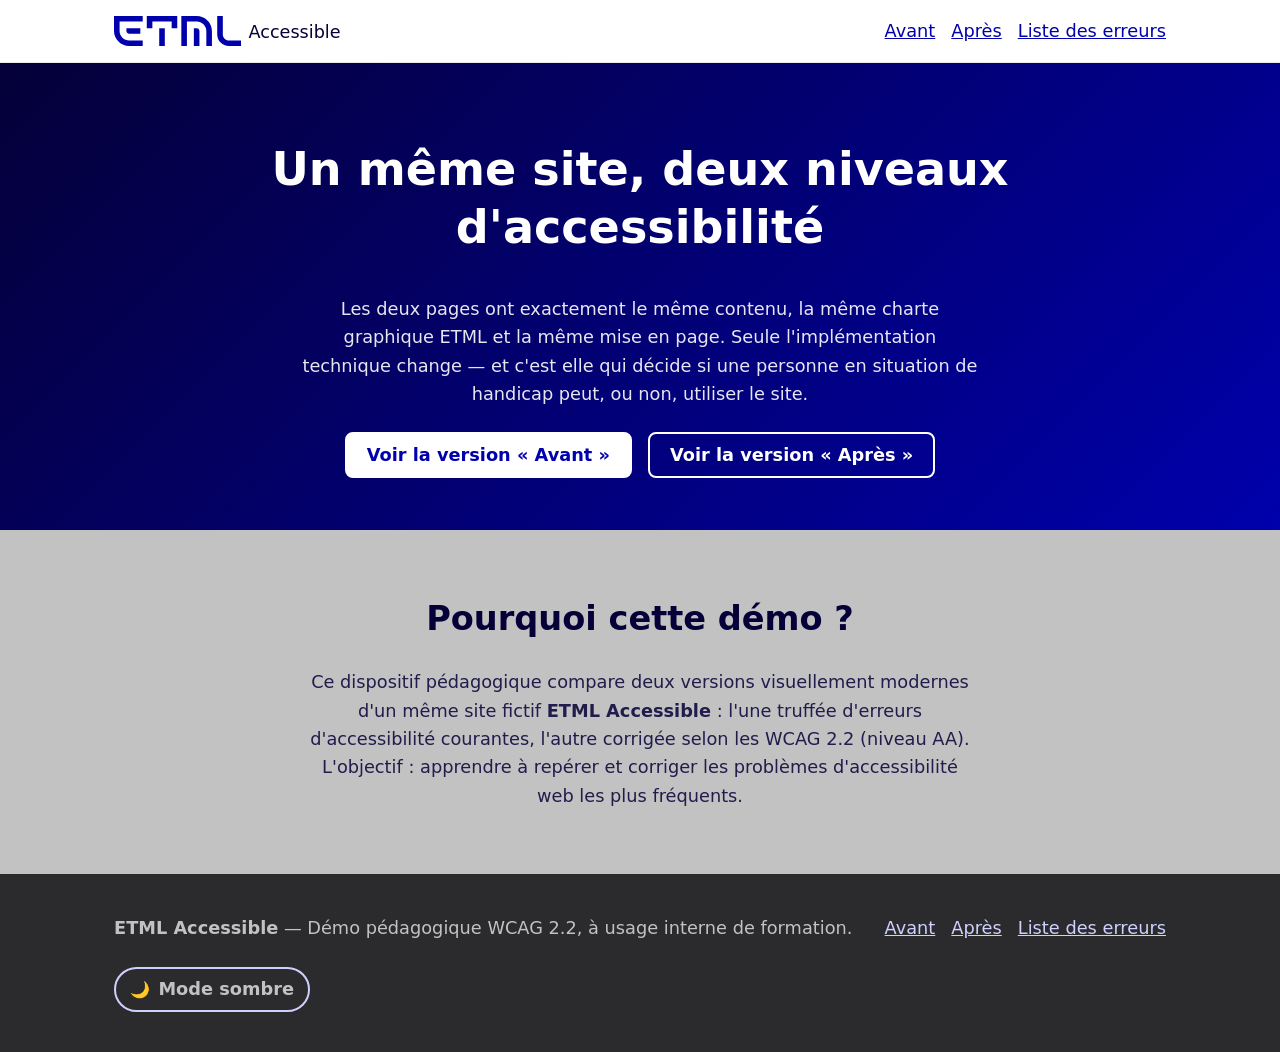
<file: index.html>
<!DOCTYPE html>
<html lang="fr">
<head>
<meta charset="utf-8">
<meta name="viewport" content="width=device-width, initial-scale=1">
<title>ETML Accessible — Démo pédagogique WCAG</title>
<meta name="description" content="Démonstration pédagogique comparant une interface non accessible et sa version corrigée, sur le thème de l'ETML.">
<link rel="icon" href="images/etml/etml_favicon.ico">
<script>(function(){try{var t=localStorage.getItem('etml-theme');if(t==='dark'||t==='light')document.documentElement.setAttribute('data-theme',t);}catch(e){}})();</script>
<link rel="stylesheet" href="styles/etml-theme.css">
<style>
  .hero-landing {
    background: linear-gradient(135deg, var(--color-ink), var(--brand-blue));
    color: #fff;
    padding: var(--space-4) 0 calc(var(--space-4) * 1.3);
    text-align: center;
  }
  .hero-landing p { max-width: 60ch; margin-inline: auto; opacity: 0.9; }
  .cta-row { display: flex; gap: var(--space-2); justify-content: center; margin-top: var(--space-3); flex-wrap: wrap; }
  .cards-row { display: grid; grid-template-columns: repeat(auto-fit, minmax(260px,1fr)); gap: var(--space-3); margin-top: var(--space-3); }
  .cards-row .card { background: var(--surface); color: var(--text); border-radius: var(--radius); box-shadow: var(--shadow-card); padding: var(--space-3); }
  .cards-row .card h3 { margin-top: 0; }
  .criteria-list { columns: 2; column-gap: var(--space-3); }
  @media (max-width: 640px) { .criteria-list { columns: 1; } }
</style>
<meta name="robots" content="noindex, nofollow">
</head>
<body>
<a class="skip-link" href="#main-content">Aller au contenu principal</a>

<header class="site-header">
  <div class="container">
    <a class="site-logo" href="index.html">
      <img class="logo-light" src="images/etml/etml_logo_simple.svg" alt="ETML — Ecole Technique - Ecole des Métiers de Lausanne" height="40">
      <img class="logo-dark" src="images/etml/etml_logo_simple_white.svg" alt="ETML — Ecole Technique - Ecole des Métiers de Lausanne" height="40">
      <span class="logo-text">Accessible</span>
    </a>
    <nav aria-label="Navigation principale">
      <ul style="list-style:none; display:flex; gap:1rem; margin:0; padding:0;">
        <li><a href="avant.html">Avant</a></li>
        <li><a href="apres.html">Après</a></li>
        <li><a href="erreurs.html">Liste des erreurs</a></li>
      </ul>
    </nav>
  </div>
</header>

<main id="main-content">
  <section class="hero-landing">
    <div class="container">
      <h1>Un même site, deux niveaux d'accessibilité</h1>
      <p>Les deux pages ont exactement le même contenu, la même charte graphique ETML et la même
      mise en page. Seule l'implémentation technique change — et c'est elle qui décide si une
      personne en situation de handicap peut, ou non, utiliser le site.</p>
      <div class="cta-row">
        <a class="btn" style="background:#fff;color:var(--brand-blue);border-color:#fff;" href="avant.html">Voir la version « Avant »</a>
        <a class="btn btn-outline" style="border-color:#fff;color:#fff;" href="apres.html">Voir la version « Après »</a>
      </div>
    </div>
  </section>

  <section>
    <div class="container">
      <div class="section-heading">
        <h2>Pourquoi cette démo ?</h2>
        <p>Ce dispositif pédagogique compare deux versions visuellement modernes d'un même site
        fictif <strong>ETML Accessible</strong> : l'une truffée d'erreurs d'accessibilité courantes,
        l'autre corrigée selon les WCAG 2.2 (niveau AA). L'objectif : apprendre à repérer et corriger
        les problèmes d'accessibilité web les plus fréquents.</p>
      </div>
    </div>
  </section>
</main>

<footer class="site-footer">
  <div class="container">
    <div>
      <p><strong>ETML Accessible</strong> — Démo pédagogique WCAG 2.2, à usage interne de formation.</p>
    </div>
    <nav aria-label="Liens du pied de page">
      <ul>
        <li><a href="avant.html">Avant</a></li>
        <li><a href="apres.html">Après</a></li>
        <li><a href="erreurs.html">Liste des erreurs</a></li>
      </ul>
    </nav>
    <button type="button" class="theme-toggle" aria-pressed="false">
      <span class="theme-toggle-icon" aria-hidden="true">🌙</span>
      <span class="theme-toggle-label">Mode sombre</span>
    </button>
  </div>
</footer>
<script src="scripts/etml-theme-toggle.js"></script>
</body>
</html>
</file>
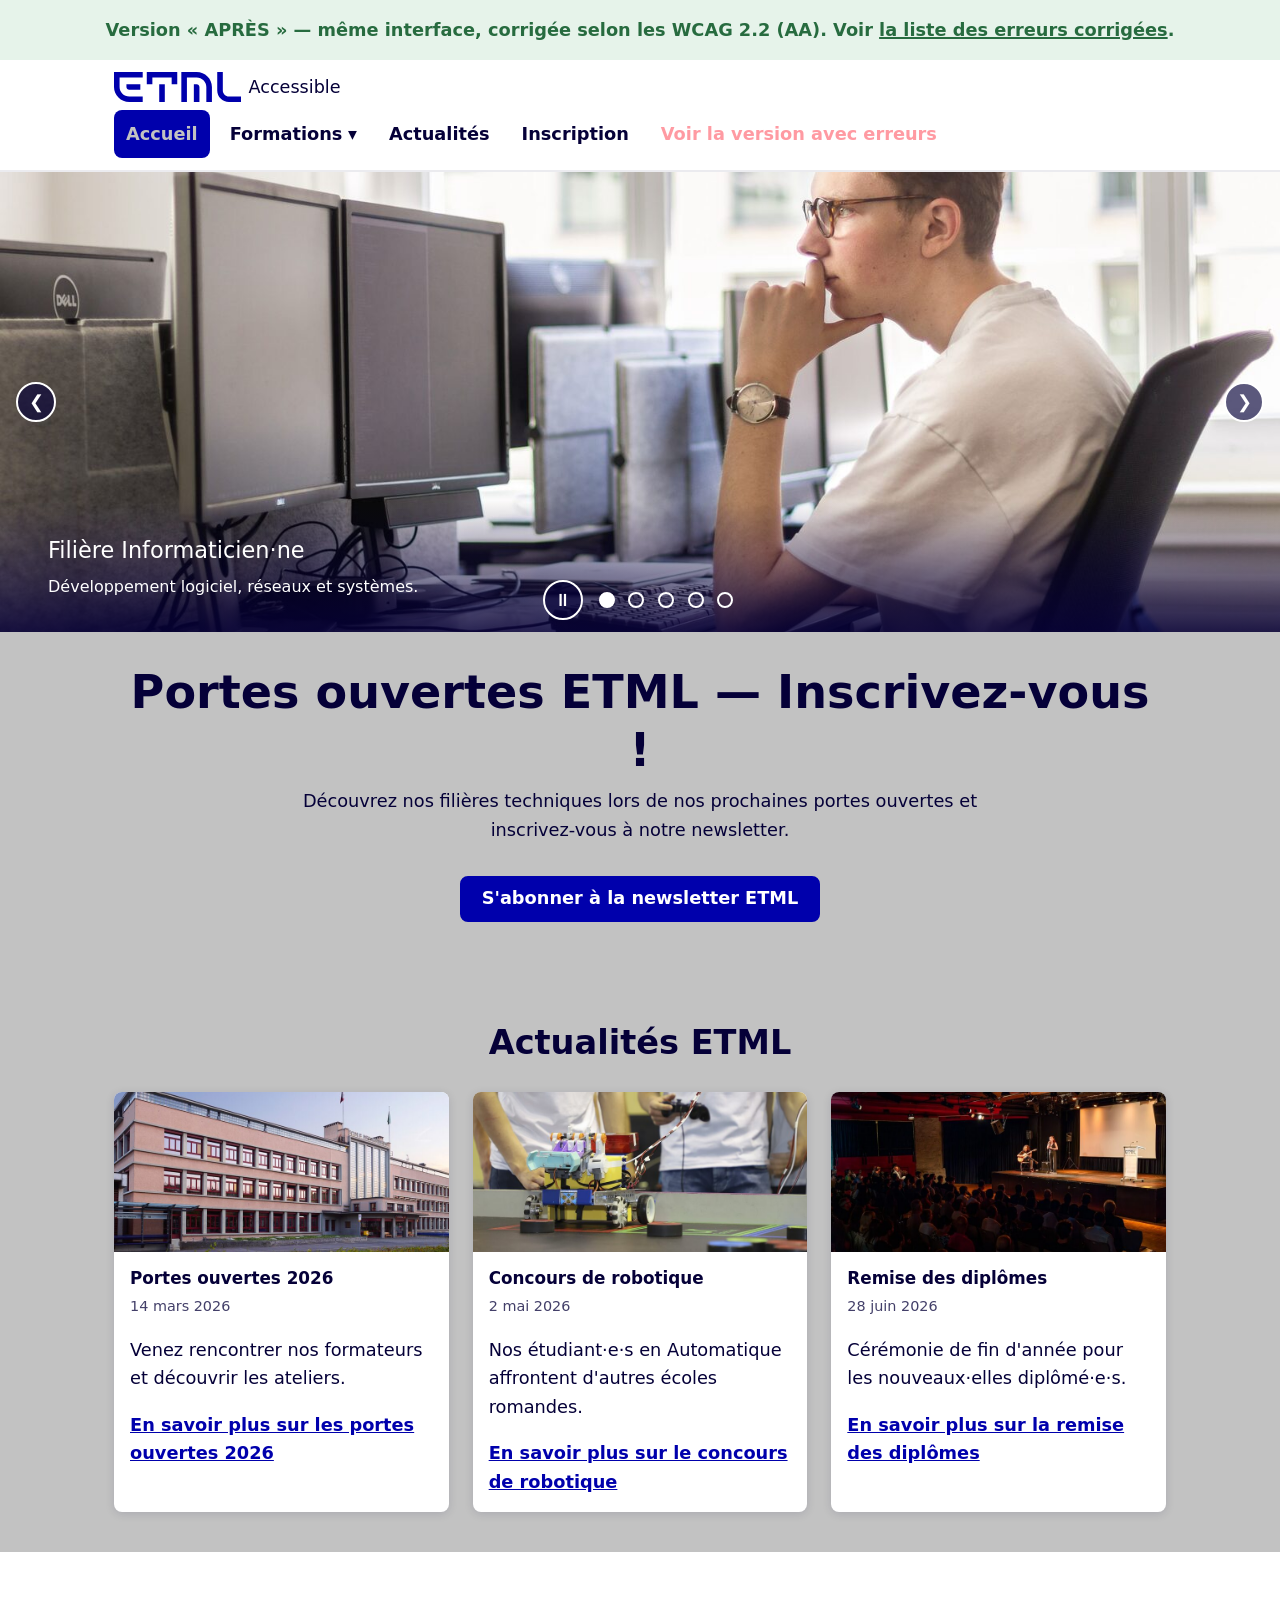
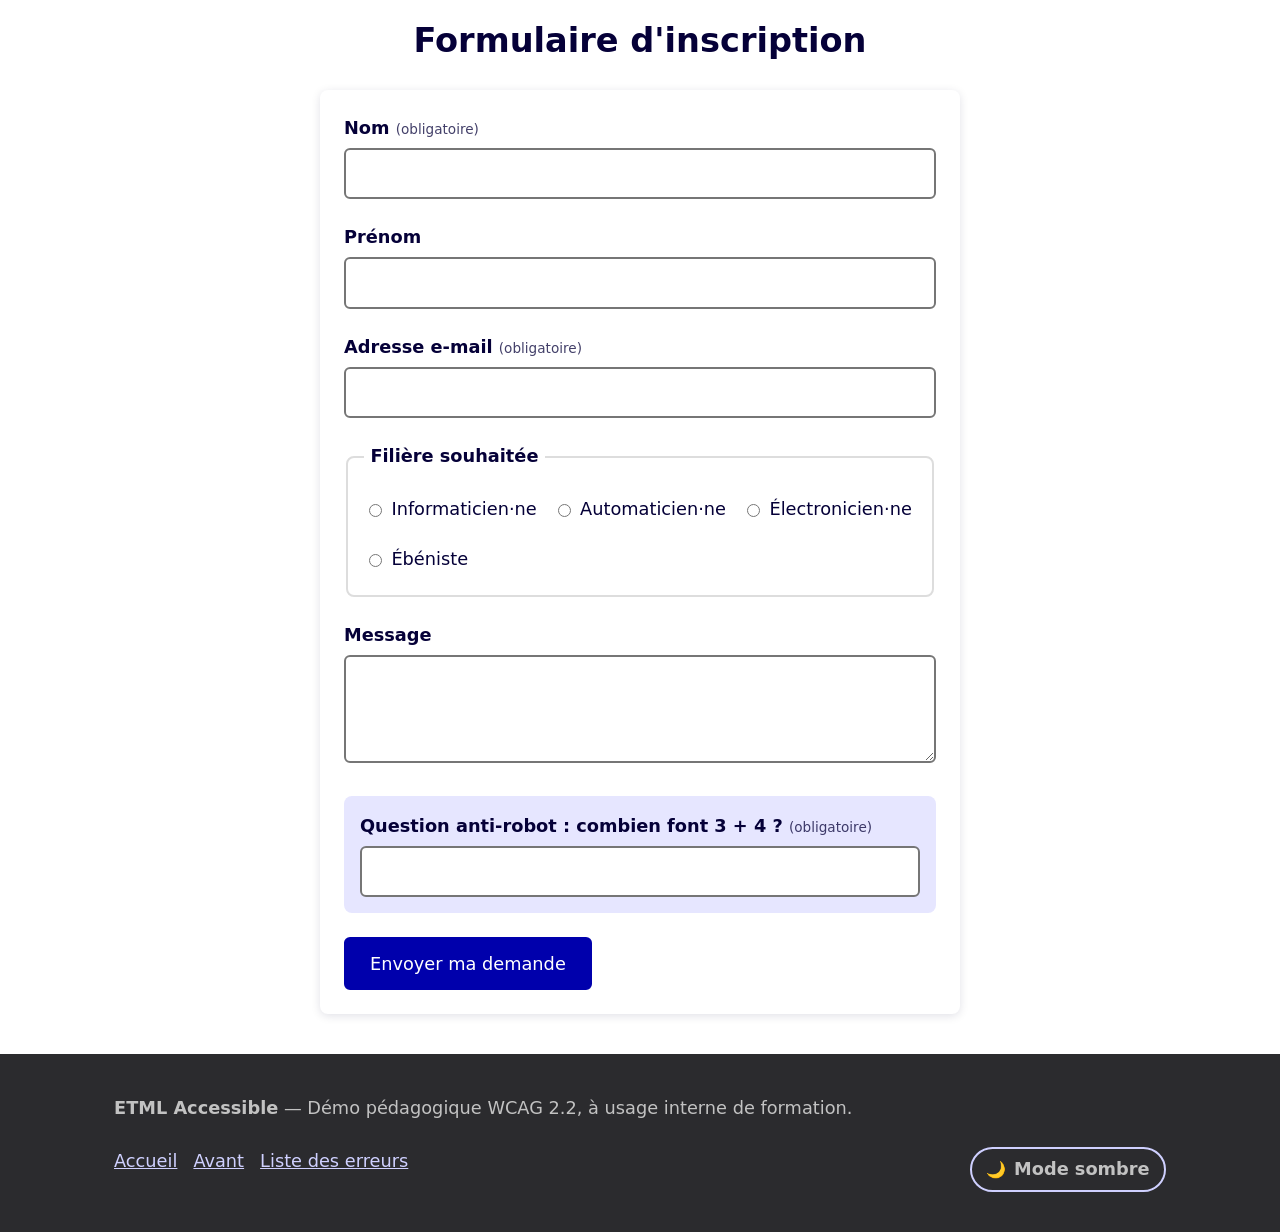
<file: apres.html>
<!DOCTYPE html>
<html lang="fr">
<head>
<meta charset="utf-8">
<meta name="viewport" content="width=device-width, initial-scale=1">
<title>ETML — Portes ouvertes &amp; inscriptions (version APRÈS)</title>
<link rel="icon" href="images/etml/etml_favicon.ico">
<script>(function(){try{var t=localStorage.getItem('etml-theme');if(t==='dark'||t==='light')document.documentElement.setAttribute('data-theme',t);}catch(e){}})();</script>
<link rel="stylesheet" href="styles/etml-theme.css">
<link rel="stylesheet" href="styles/etml-menu-after.css">
<link rel="stylesheet" href="styles/etml-hero-after.css">
<link rel="stylesheet" href="styles/etml-events-after.css">
<link rel="stylesheet" href="styles/etml-form-after.css">
<link rel="stylesheet" href="styles/etml-modal-after.css">
<meta name="robots" content="noindex, nofollow">
</head>
<body>
<a class="skip-link" href="#main-content">Aller au contenu principal</a>
<div class="page-banner good" role="region" aria-label="Bandeau d'information pédagogique">Version « APRÈS » — même interface, corrigée selon les WCAG 2.2 (AA). Voir <a href="erreurs.html">la liste des erreurs corrigées</a>.</div>

<div id="page-wrapper">
  <header class="site-header">
    <nav class="menu-after" aria-label="Navigation principale">
      <div class="container">
        <a href="index.html" class="site-logo" style="display:flex;align-items:center;gap:.5rem;text-decoration:none;">
          <img class="logo-light" src="images/etml/etml_logo_simple.svg" alt="ETML — Ecole Technique - Ecole des Métiers de Lausanne" height="36">
          <img class="logo-dark" src="images/etml/etml_logo_simple_white.svg" alt="ETML — Ecole Technique - Ecole des Métiers de Lausanne" height="36">
          <span class="logo-text">Accessible</span>
        </a>
        <ul class="menu-items">
          <li><a href="apres.html" aria-current="page">Accueil</a></li>
          <li>
            <button type="button" class="menu-toggle" aria-expanded="false" aria-controls="sous-menu-formations">
              Formations <span class="chevron" aria-hidden="true">▾</span>
            </button>
            <ul class="sous-menu" id="sous-menu-formations" hidden>
              <li><a href="#">Informaticien·ne</a></li>
              <li><a href="#">Automaticien·ne</a></li>
              <li><a href="#">Électronicien·ne</a></li>
              <li><a href="#">Ébéniste</a></li>
              <li><a href="#">Mécanicien·ne</a></li>
            </ul>
          </li>
          <li><a href="#actualites">Actualités</a></li>
          <li><a href="#inscription">Inscription</a></li>
          <li><a href="avant.html" class="cta">Voir la version avec erreurs</a></li>
        </ul>
      </div>
    </nav>
  </header>

  <main id="main-content">
    <section aria-roledescription="carrousel" aria-label="Filières de l'ETML" class="hero-after">
      <div class="slide is-active">
        <img src="images/etml/illustrations/filiere-informatique.jpg" alt="Étudiant concentré devant un poste de travail à double écran, en train de développer du code">
        <div class="caption">
          <p style="margin:0;font-size:1.4rem;">Filière Informaticien·ne</p>
          <p>Développement logiciel, réseaux et systèmes.</p>
        </div>
      </div>
      <div class="slide">
        <img src="images/etml/illustrations/filiere-automatique.jpg" alt="Étudiante pilotant le pupitre de commande numérique d'une machine-outil en atelier">
        <div class="caption">
          <p style="margin:0;font-size:1.4rem;">Filière Automaticien·ne</p>
          <p>Conception et maintenance de systèmes automatisés.</p>
        </div>
      </div>
      <div class="slide">
        <img src="images/etml/illustrations/filiere-electronique.jpg" alt="Étudiant soudant un composant sur une carte électronique à l'aide d'un tournevis de précision">
        <div class="caption">
          <p style="margin:0;font-size:1.4rem;">Filière Électronicien·ne</p>
          <p>Conception de circuits et systèmes électroniques.</p>
        </div>
      </div>
      <div class="slide">
        <img src="images/etml/illustrations/filiere-ebenisterie.jpg" alt="Étudiant encollant une pièce de bois à l'atelier d'ébénisterie">
        <div class="caption">
          <p style="margin:0;font-size:1.4rem;">Filière Ébéniste</p>
          <p>Travail du bois et création de mobilier sur mesure.</p>
        </div>
      </div>
      <div class="slide">
        <img src="images/etml/illustrations/filiere-mecanique.jpg" alt="Étudiant en train d'inspecter le moteur d'un véhicule, capot ouvert">
        <div class="caption">
          <p style="margin:0;font-size:1.4rem;">Filière Mécanicien·ne</p>
          <p>Diagnostic, réparation et entretien de véhicules.</p>
        </div>
      </div>

      <div class="arrow-wrap">
        <button type="button" class="arrow prev" aria-label="Filière précédente">&#10094;</button>
        <button type="button" class="arrow next" aria-label="Filière suivante">&#10095;</button>
      </div>
      <div class="hero-controls">
        <button type="button" class="play-pause" aria-pressed="true" aria-label="Mettre le diaporama en pause">⏸</button>
        <div class="dots" role="group" aria-label="Choisir une filière à afficher">
          <button type="button" aria-current="true" aria-label="Afficher la filière Informaticien·ne"></button>
          <button type="button" aria-current="false" aria-label="Afficher la filière Automaticien·ne"></button>
          <button type="button" aria-current="false" aria-label="Afficher la filière Électronicien·ne"></button>
          <button type="button" aria-current="false" aria-label="Afficher la filière Ébéniste"></button>
          <button type="button" aria-current="false" aria-label="Afficher la filière Mécanicien·ne"></button>
        </div>
      </div>
    </section>

    <div class="container">
      <h1 style="text-align:center;margin:2rem 0 0;">Portes ouvertes ETML — Inscrivez-vous !</h1>
      <p style="text-align:center;max-width:60ch;margin:0.5rem auto 2rem;">Découvrez nos filières techniques lors de nos prochaines portes ouvertes et inscrivez-vous à notre newsletter.</p>
      <div style="text-align:center;margin-bottom:2rem;">
        <button type="button" id="open-newsletter" class="btn">S'abonner à la newsletter ETML</button>
      </div>
    </div>

    <section id="actualites">
      <div class="container">
        <h2 style="text-align:center;">Actualités ETML</h2>
        <div class="events-after-grid">
          <article class="card">
            <img src="images/etml/illustrations/actu-portes-ouvertes.jpg" alt="">
            <div class="body">
              <h3>Portes ouvertes 2026</h3>
              <time datetime="2026-03-14">14 mars 2026</time>
              <p>Venez rencontrer nos formateurs et découvrir les ateliers.</p>
              <a class="card-link" href="#">En savoir plus sur les portes ouvertes 2026</a>
            </div>
          </article>
          <article class="card">
            <img src="images/etml/illustrations/actu-concours-robotique.jpg" alt="">
            <div class="body">
              <h3>Concours de robotique</h3>
              <time datetime="2026-05-02">2 mai 2026</time>
              <p>Nos étudiant·e·s en Automatique affrontent d'autres écoles romandes.</p>
              <a class="card-link" href="#">En savoir plus sur le concours de robotique</a>
            </div>
          </article>
          <article class="card">
            <img src="images/etml/illustrations/actu-remise-diplomes.jpg" alt="">
            <div class="body">
              <h3>Remise des diplômes</h3>
              <time datetime="2026-06-28">28 juin 2026</time>
              <p>Cérémonie de fin d'année pour les nouveaux·elles diplômé·e·s.</p>
              <a class="card-link" href="#">En savoir plus sur la remise des diplômes</a>
            </div>
          </article>
        </div>
      </div>
    </section>

    <section class="alt" id="inscription">
      <div class="container">
        <h2 style="text-align:center;">Formulaire d'inscription</h2>
        <form id="form-apres" class="form-after" novalidate>
          <div class="error-summary" role="alert" tabindex="-1" hidden>
            <h2>Le formulaire contient des erreurs</h2>
            <ul></ul>
          </div>
          <div class="success-message" role="status" tabindex="-1" hidden>
            Merci ! Votre demande d'inscription a bien été envoyée.
          </div>

          <div class="field">
            <label for="af-nom">Nom <span class="hint">(obligatoire)</span></label>
            <input type="text" id="af-nom" name="nom" required>
            <p class="field-error" id="af-nom-error" hidden></p>
          </div>

          <div class="field">
            <label for="af-prenom">Prénom</label>
            <input type="text" id="af-prenom" name="prenom">
          </div>

          <div class="field">
            <label for="af-email">Adresse e-mail <span class="hint">(obligatoire)</span></label>
            <input type="email" id="af-email" name="email" required>
            <p class="field-error" id="af-email-error" hidden></p>
          </div>

          <div class="field">
            <fieldset>
              <legend>Filière souhaitée</legend>
              <div class="radios">
                <label><input type="radio" name="filiere" value="info"> Informaticien·ne</label>
                <label><input type="radio" name="filiere" value="auto"> Automaticien·ne</label>
                <label><input type="radio" name="filiere" value="elec"> Électronicien·ne</label>
                <label><input type="radio" name="filiere" value="ebe"> Ébéniste</label>
              </div>
            </fieldset>
          </div>

          <div class="field">
            <label for="af-message">Message</label>
            <textarea id="af-message" name="message" rows="3"></textarea>
          </div>

          <div class="field captcha-question">
            <label for="af-captcha">Question anti-robot : combien font 3 + 4 ? <span class="hint">(obligatoire)</span></label>
            <input type="text" id="af-captcha" name="captcha" inputmode="numeric" required>
            <p class="field-error" id="af-captcha-error" hidden></p>
          </div>

          <button type="submit">Envoyer ma demande</button>
        </form>
      </div>
    </section>
  </main>

  <footer class="site-footer">
    <div class="container">
      <div>
        <p><strong>ETML Accessible</strong> — Démo pédagogique WCAG 2.2, à usage interne de formation.</p>
      </div>
      <nav aria-label="Liens du pied de page">
        <ul>
          <li><a href="index.html">Accueil</a></li>
          <li><a href="avant.html">Avant</a></li>
          <li><a href="erreurs.html">Liste des erreurs</a></li>
        </ul>
      </nav>
      <button type="button" class="theme-toggle" aria-pressed="false">
        <span class="theme-toggle-icon" aria-hidden="true">🌙</span>
        <span class="theme-toggle-label">Mode sombre</span>
      </button>
    </div>
  </footer>
</div>

<div class="modal-after-overlay">
  <div class="modal-after-box" role="dialog" aria-modal="true" aria-labelledby="modal-title">
    <button type="button" class="modal-close"><span aria-hidden="true">✕</span> Fermer</button>
    <h2 id="modal-title">Ne manquez rien !</h2>
    <p>Inscrivez-vous à notre newsletter pour suivre l'actualité de l'ETML.</p>
    <form>
      <label for="modal-email">Votre adresse e-mail</label>
      <input type="email" id="modal-email" name="modal-email" required>
      <button type="submit">S'abonner</button>
    </form>
  </div>
</div>

<script src="scripts/etml-menu-after.js"></script>
<script src="scripts/etml-hero-after.js"></script>
<script src="scripts/etml-form-after.js"></script>
<script src="scripts/etml-modal-after.js"></script>
<script src="scripts/etml-theme-toggle.js"></script>
</body>
</html>
</file>
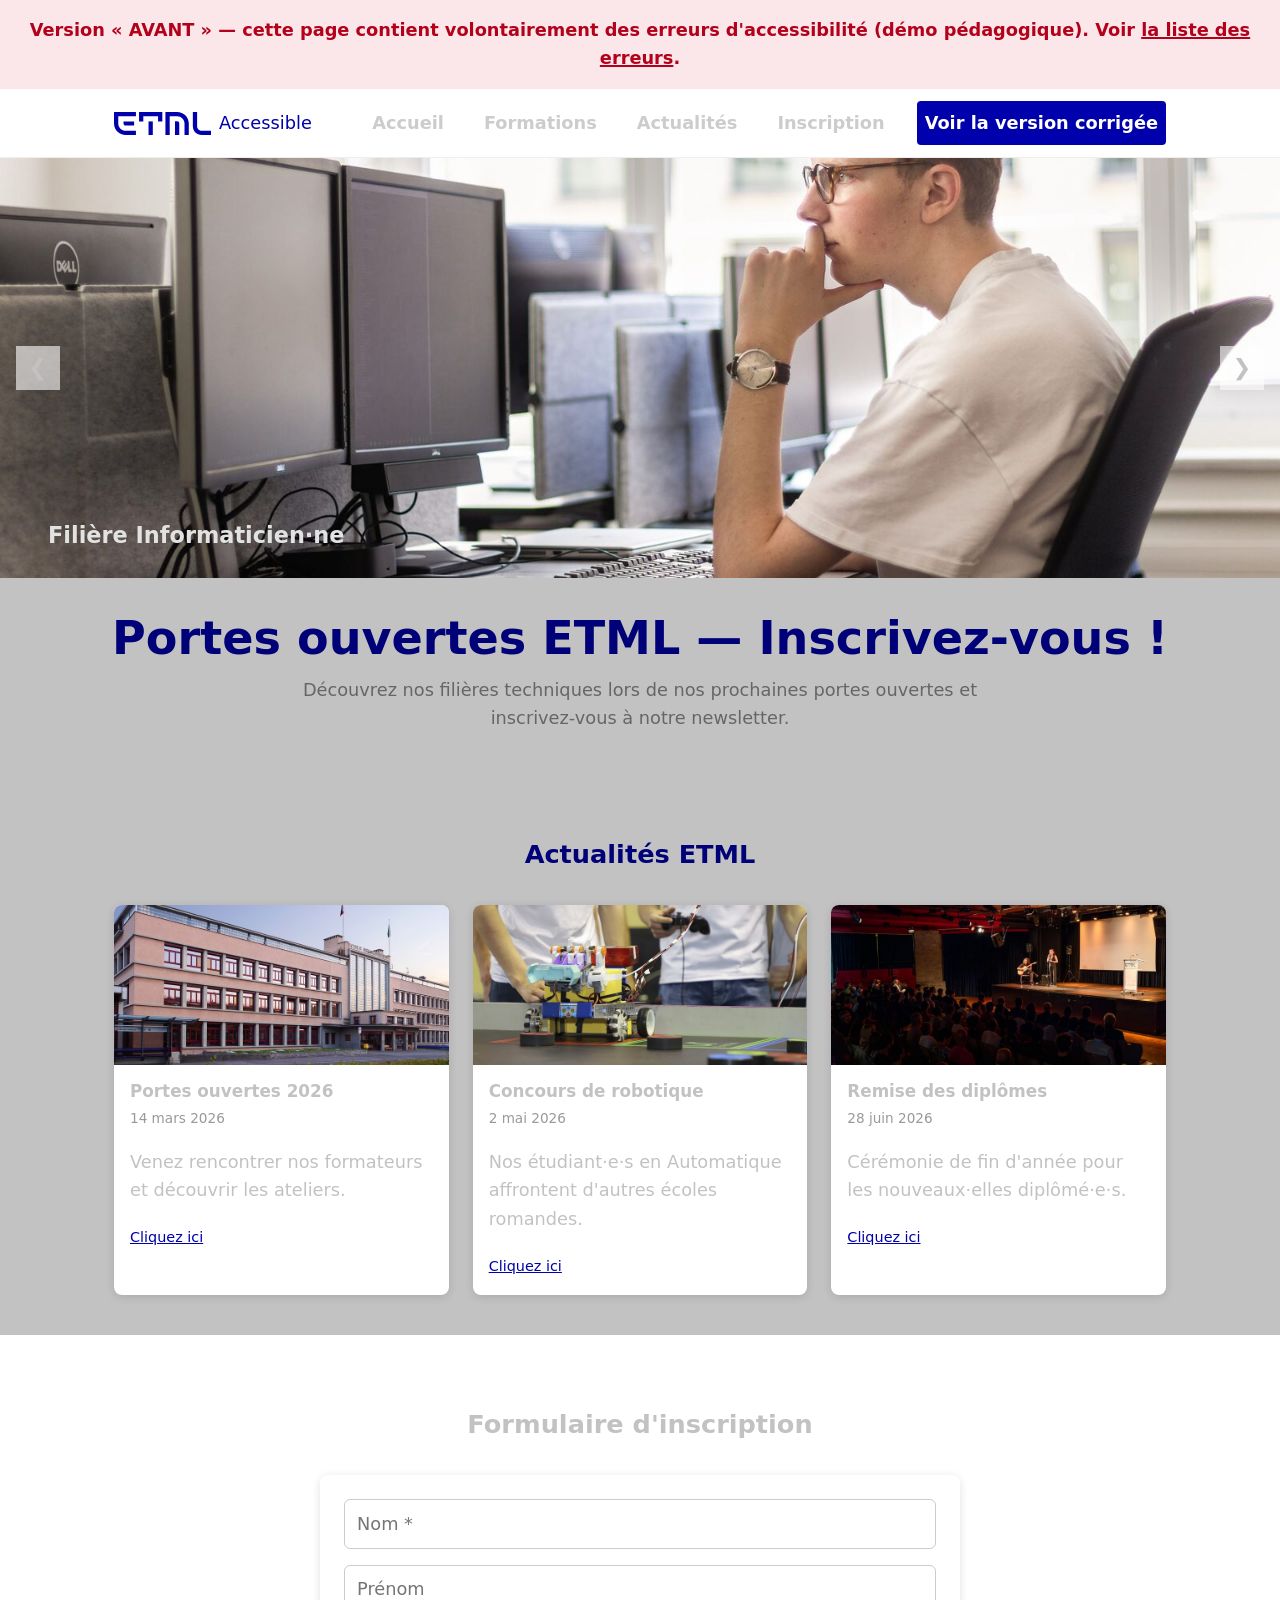
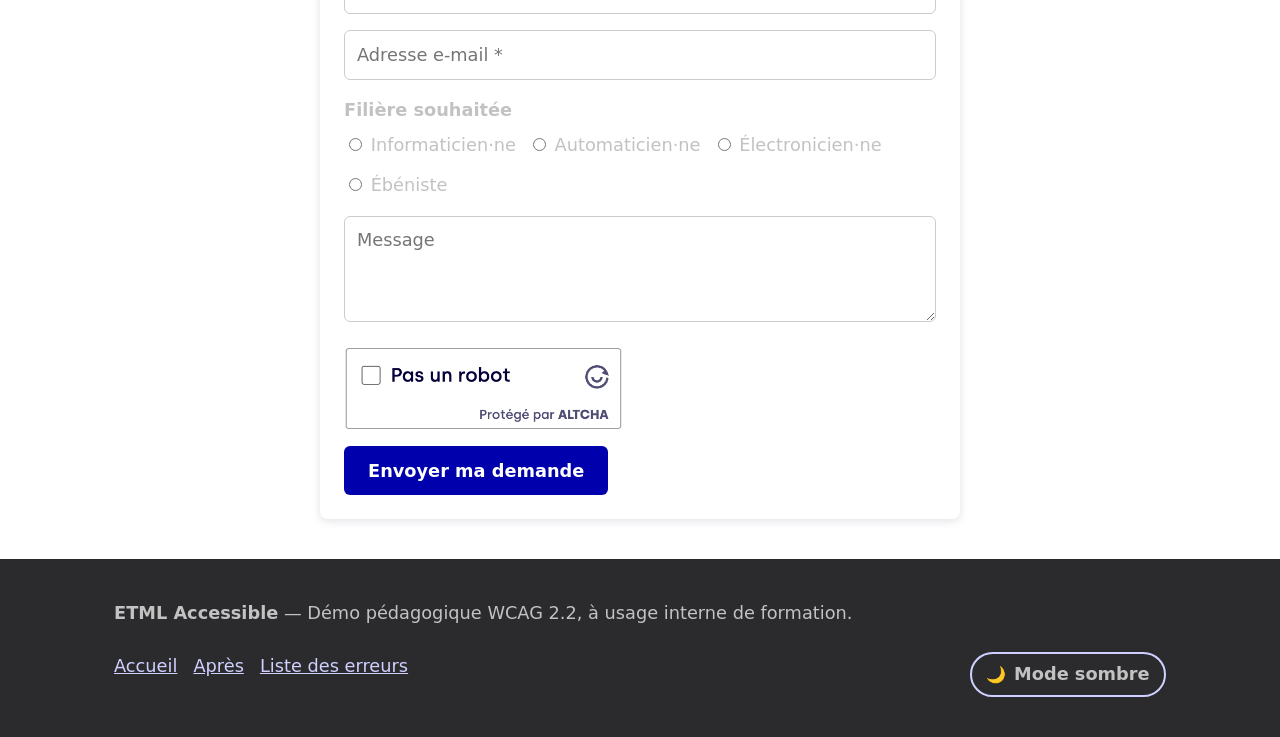
<file: avant.html>
<!DOCTYPE html>
<html lang="fr">
<head>
<meta charset="utf-8">
<meta name="viewport" content="width=device-width, initial-scale=1">
<title>ETML — Portes ouvertes &amp; inscriptions (version AVANT)</title>
<link rel="icon" href="images/etml/etml_favicon.ico">
<script>(function(){try{var t=localStorage.getItem('etml-theme');if(t==='dark'||t==='light')document.documentElement.setAttribute('data-theme',t);}catch(e){}})();</script>
<link rel="stylesheet" href="styles/etml-theme.css">
<link rel="stylesheet" href="styles/etml-menu-before.css">
<link rel="stylesheet" href="styles/etml-hero-before.css">
<link rel="stylesheet" href="styles/etml-events-before.css">
<link rel="stylesheet" href="styles/etml-form-before.css">
<link rel="stylesheet" href="styles/etml-modal-before.css">
<meta name="robots" content="noindex, nofollow">
<style>
  /* Erreur volontaire : texte gris clair sur fond clair, contraste insuffisant.
     Reste fixe même si le thème change (contrairement à var(--text)). */
  body { color: #c2c2c2; }
</style>
</head>
<body>
<div class="page-banner bad">Version « AVANT » — cette page contient volontairement des erreurs d'accessibilité (démo pédagogique). Voir <a href="erreurs.html">la liste des erreurs</a>.</div>

<!-- Pas de landmark <nav> : simple div, non repérable par un lecteur d'écran -->
<div class="menu-before">
  <div class="container">
    <a href="index.html" style="display:flex;align-items:center;gap:.5rem;text-decoration:none;">
      <img src="images/etml/etml_logo_simple.svg" alt="ETML — Ecole Technique - Ecole des Métiers de Lausanne" height="36">
      <span class="logo-text">Accessible</span>
    </a>
    <ul class="menu-items">
      <li><a href="avant.html">Accueil</a></li>
      <li>
        <span class="link">Formations</span>
        <ul class="sous-menu">
          <li><a href="#">Informaticien·ne</a></li>
          <li><a href="#">Automaticien·ne</a></li>
          <li><a href="#">Électronicien·ne</a></li>
          <li><a href="#">Ébéniste</a></li>
          <li><a href="#">Mécanicien·ne</a></li>
        </ul>
      </li>
      <li><a href="#actualites">Actualités</a></li>
      <li><a href="#inscription">Inscription</a></li>
      <li><a href="apres.html" class="cta">Voir la version corrigée</a></li>
    </ul>
  </div>
</div>

<!-- Diaporama : image et texte directement dans le flux, pas de <main> -->
<div class="hero-before">
  <div class="slide is-active">
    <img src="images/etml/illustrations/filiere-informatique.jpg" alt="image">
    <div class="caption">Filière Informaticien·ne</div>
  </div>
  <div class="slide">
    <img src="images/etml/illustrations/filiere-automatique.jpg" alt="image">
    <div class="caption">Filière Automaticien·ne</div>
  </div>
  <div class="slide">
    <img src="images/etml/illustrations/filiere-electronique.jpg" alt="image">
    <div class="caption">Filière Électronicien·ne</div>
  </div>
  <div class="slide">
    <img src="images/etml/illustrations/filiere-ebenisterie.jpg" alt="image">
    <div class="caption">Filière Ébéniste</div>
  </div>
  <div class="slide">
    <img src="images/etml/illustrations/filiere-mecanique.jpg" alt="image">
    <div class="caption">Filière Mécanicien·ne</div>
  </div>
  <div class="arrow prev">&#10094;</div>
  <div class="arrow next">&#10095;</div>
</div>

<h1 style="text-align:center;margin:2rem 0 0;color: #000078;">Portes ouvertes ETML — Inscrivez-vous !</h1>
<p style="text-align:center;max-width:60ch;margin:0.5rem auto 2rem;color:#666;">Découvrez nos filières techniques lors de nos prochaines portes ouvertes et inscrivez-vous à notre newsletter.</p>

<section id="actualites">
  <div class="container">
    <!-- Hiérarchie de titres incohérente : on saute directement à h4 -->
    <h4 style="text-align:center;font-size:1.6rem;color: #000078;">Actualités ETML</h4>
    <div class="events-before-grid">
      <div class="card" onclick="location.href='#'">
        <img src="images/etml/illustrations/actu-portes-ouvertes.jpg" alt="">
        <div class="body">
          <h4>Portes ouvertes 2026</h4>
          <div class="date">14 mars 2026</div>
          <p>Venez rencontrer nos formateurs et découvrir les ateliers.</p>
          <a href="#">Cliquez ici</a>
        </div>
      </div>
      <div class="card" onclick="location.href='#'">
        <img src="images/etml/illustrations/actu-concours-robotique.jpg" alt="">
        <div class="body">
          <h4>Concours de robotique</h4>
          <div class="date">2 mai 2026</div>
          <p>Nos étudiant·e·s en Automatique affrontent d'autres écoles romandes.</p>
          <a href="#">Cliquez ici</a>
        </div>
      </div>
      <div class="card" onclick="location.href='#'">
        <img src="images/etml/illustrations/actu-remise-diplomes.jpg" alt="">
        <div class="body">
          <h4>Remise des diplômes</h4>
          <div class="date">28 juin 2026</div>
          <p>Cérémonie de fin d'année pour les nouveaux·elles diplômé·e·s.</p>
          <a href="#">Cliquez ici</a>
        </div>
      </div>
    </div>
  </div>
</section>

<section class="alt" id="inscription">
  <div class="container">
    <h4 style="text-align:center;font-size:1.6rem;">Formulaire d'inscription</h4>
    <div class="form-before">
      <div class="field">
        <input type="text" id="bf-nom" placeholder="Nom *">
      </div>
      <div class="field">
        <input type="text" placeholder="Prénom">
      </div>
      <div class="field">
        <input type="email" id="bf-email" placeholder="Adresse e-mail *">
      </div>
      <div class="field">
        <div style="font-weight:600;margin-bottom:.4rem;">Filière souhaitée</div>
        <div class="radios">
          <label><input type="radio" name="filiere" value="info"> Informaticien·ne</label>
          <label><input type="radio" name="filiere" value="auto"> Automaticien·ne</label>
          <label><input type="radio" name="filiere" value="elec"> Électronicien·ne</label>
          <label><input type="radio" name="filiere" value="ebe"> Ébéniste</label>
        </div>
      </div>
      <div class="field">
        <textarea rows="3" placeholder="Message"></textarea>
      </div>
      <div class="field captcha">
        <img src="images/altcha.png" alt="captcha">
      </div>
      <div class="submit-fake">Envoyer ma demande</div>
    </div>
  </div>
</section>

<footer class="site-footer">
  <div class="container">
    <div>
      <p><strong>ETML Accessible</strong> — Démo pédagogique WCAG 2.2, à usage interne de formation.</p>
    </div>
    <nav aria-label="Liens du pied de page">
      <ul>
        <li><a href="index.html">Accueil</a></li>
        <li><a href="apres.html">Après</a></li>
        <li><a href="erreurs.html">Liste des erreurs</a></li>
      </ul>
    </nav>
    <button type="button" class="theme-toggle" aria-pressed="false">
      <span class="theme-toggle-icon" aria-hidden="true">🌙</span>
      <span class="theme-toggle-label">Mode sombre</span>
    </button>
  </div>
</footer>

<!-- Fausse fenêtre "newsletter" qui s'ouvre seule après 2 secondes -->
<div class="modal-before-overlay">
  <div class="modal-before-box">
    <span class="close-icon" title="Fermer">&times;</span>
    <h2>Ne manquez rien !</h2>
    <p>Inscrivez-vous à notre newsletter pour suivre l'actualité de l'ETML.</p>
    <input type="email" placeholder="Votre e-mail">
    <div class="submit-fake" style="text-align:center;">S'abonner</div>
  </div>
</div>

<script src="scripts/etml-hero-before.js"></script>
<script src="scripts/etml-form-before.js"></script>
<script src="scripts/etml-modal-before.js"></script>
<script src="scripts/etml-theme-toggle.js"></script>
</body>
</html>
</file>
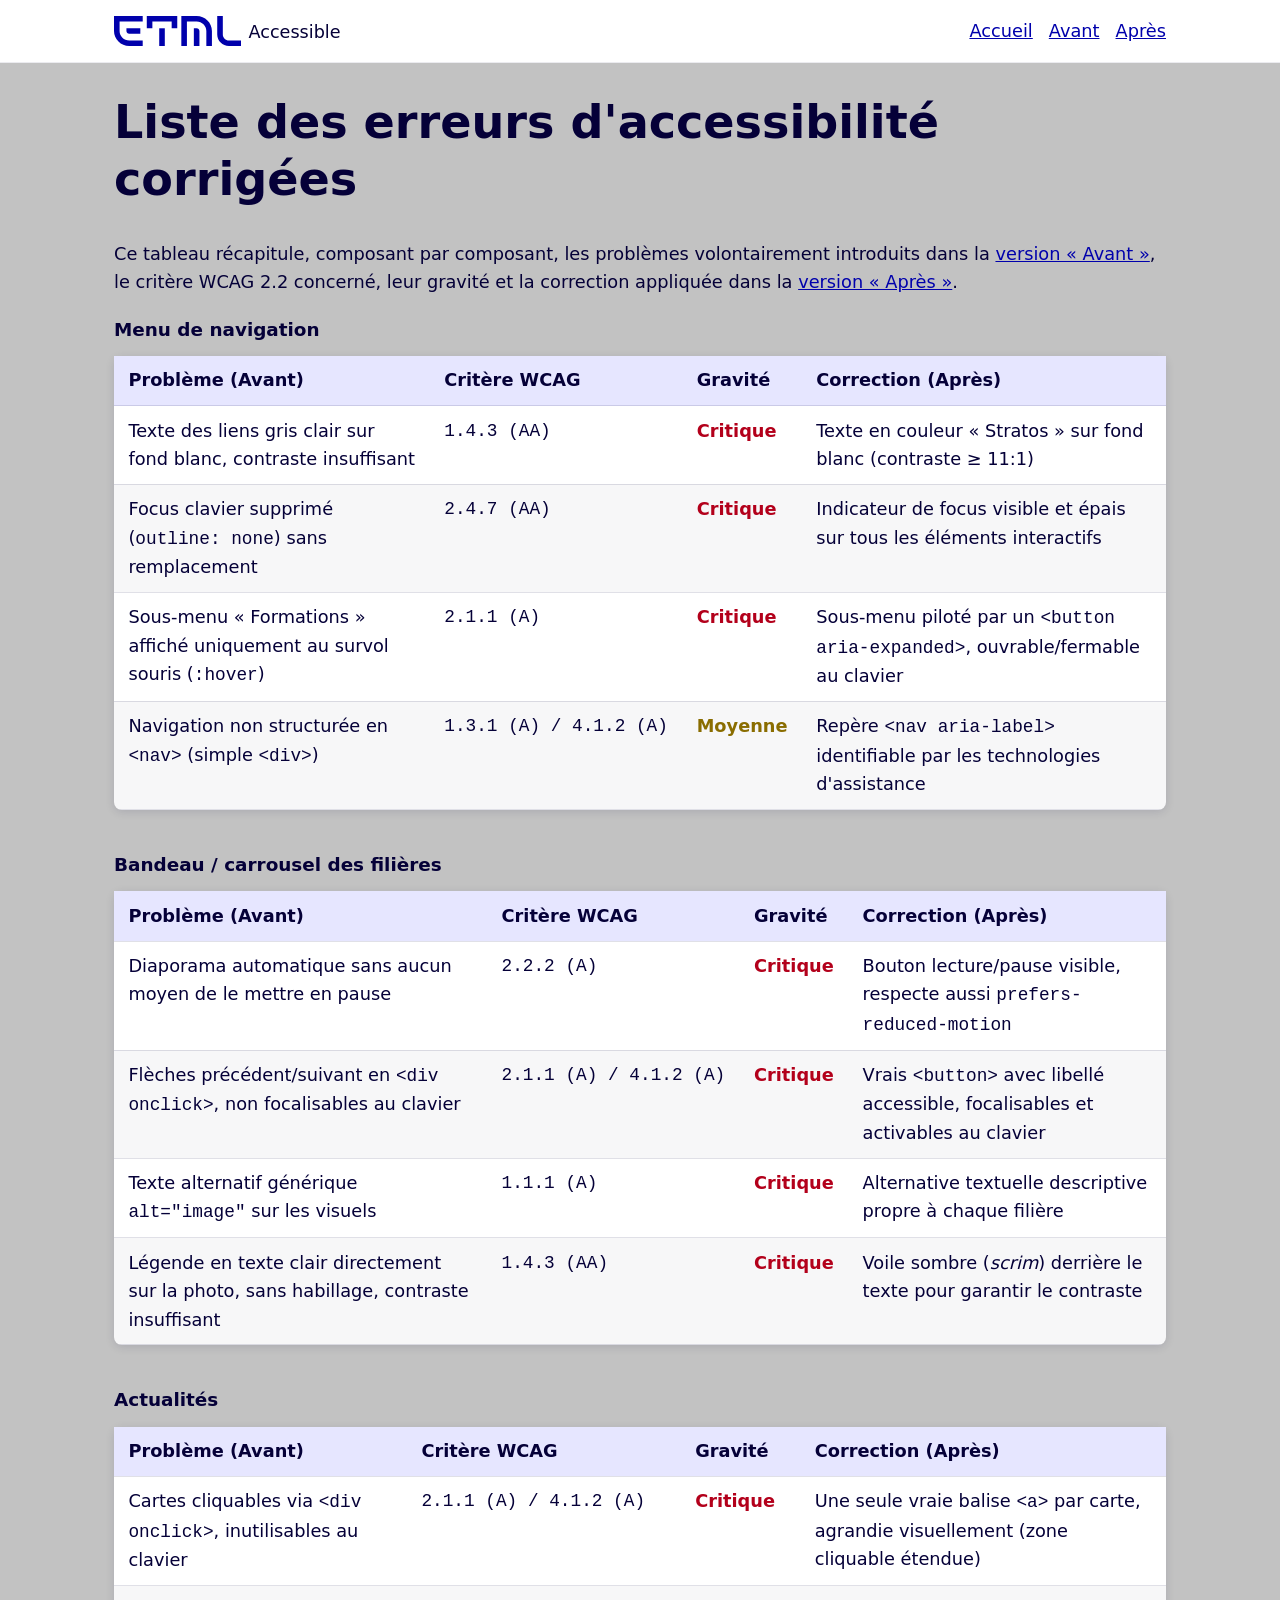
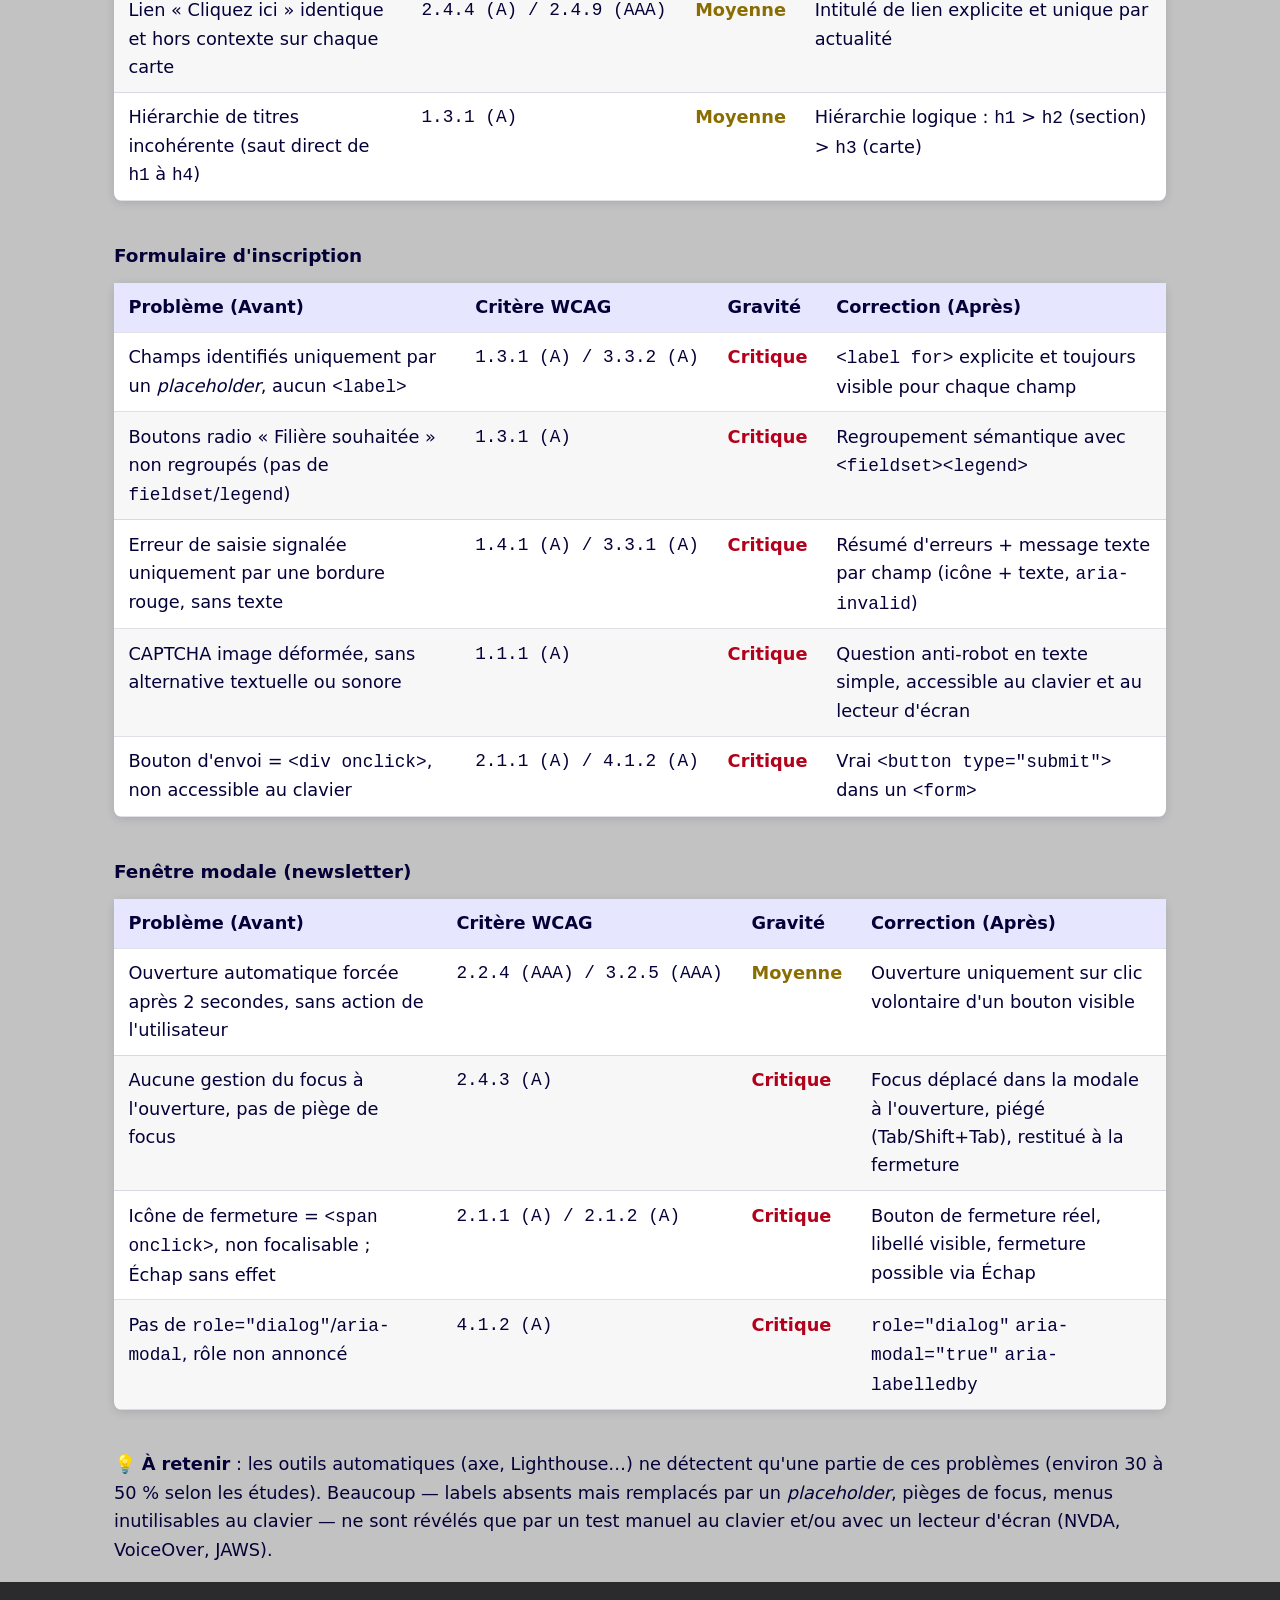
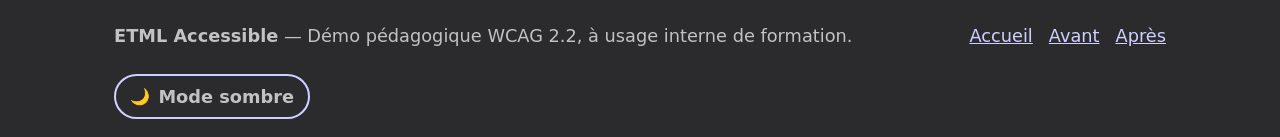
<file: erreurs.html>
<!DOCTYPE html>
<html lang="fr">
<head>
<meta charset="utf-8">
<meta name="viewport" content="width=device-width, initial-scale=1">
<title>Liste des erreurs — ETML Accessible</title>
<link rel="icon" href="images/etml/etml_favicon.ico">
<script>(function(){try{var t=localStorage.getItem('etml-theme');if(t==='dark'||t==='light')document.documentElement.setAttribute('data-theme',t);}catch(e){}})();</script>
<link rel="stylesheet" href="styles/etml-theme.css">
<style>
  table { width: 100%; border-collapse: collapse; margin-bottom: var(--space-4); background: var(--surface); border-radius: var(--radius); overflow: hidden; box-shadow: var(--shadow-card); }
  caption { text-align: left; font-weight: 700; font-size: 1.15rem; margin-bottom: 0.75rem; color: var(--text); }
  th, td { text-align: left; padding: 0.65rem 0.9rem; border-bottom: 1px solid rgba(5,0,56,0.12); vertical-align: top; }
  th { background: var(--color-primary-light); }
  tbody tr:nth-child(even) { background: rgba(5,0,56,0.03); }
  .gravite { font-weight: 700; white-space: nowrap; }
  .gravite.critique { color: var(--color-error); }
  .gravite.moyenne { color: #8a6d00; }
  @media (prefers-color-scheme: dark) { .gravite.moyenne { color: #f0c419; } }
  .criteria { font-family: monospace; white-space: nowrap; }
</style>
<meta name="robots" content="noindex, nofollow">
</head>
<body>
<a class="skip-link" href="#main-content">Aller au contenu principal</a>
<header class="site-header">
  <div class="container">
    <a class="site-logo" href="index.html">
      <img class="logo-light" src="images/etml/etml_logo_simple.svg" alt="ETML — Ecole Technique - Ecole des Métiers de Lausanne">
      <img class="logo-dark" src="images/etml/etml_logo_simple_white.svg" alt="ETML — Ecole Technique - Ecole des Métiers de Lausanne">
      <span class="logo-text">Accessible</span>
    </a>
    <nav aria-label="Navigation principale">
      <ul style="list-style:none; display:flex; gap:1rem; margin:0; padding:0;">
        <li><a href="index.html">Accueil</a></li>
        <li><a href="avant.html">Avant</a></li>
        <li><a href="apres.html">Après</a></li>
      </ul>
    </nav>
  </div>
</header>

<main id="main-content">
  <div class="container">
    <h1>Liste des erreurs d'accessibilité corrigées</h1>
    <p>Ce tableau récapitule, composant par composant, les problèmes volontairement introduits dans la
    <a href="avant.html">version « Avant »</a>, le critère WCAG 2.2 concerné, leur gravité et la
    correction appliquée dans la <a href="apres.html">version « Après »</a>.</p>

    <table>
      <caption>Menu de navigation</caption>
      <thead>
        <tr><th scope="col">Problème (Avant)</th><th scope="col">Critère WCAG</th><th scope="col">Gravité</th><th scope="col">Correction (Après)</th></tr>
      </thead>
      <tbody>
        <tr>
          <td>Texte des liens gris clair sur fond blanc, contraste insuffisant</td>
          <td class="criteria">1.4.3 (AA)</td>
          <td class="gravite critique">Critique</td>
          <td>Texte en couleur « Stratos » sur fond blanc (contraste ≥ 11:1)</td>
        </tr>
        <tr>
          <td>Focus clavier supprimé (<code>outline: none</code>) sans remplacement</td>
          <td class="criteria">2.4.7 (AA)</td>
          <td class="gravite critique">Critique</td>
          <td>Indicateur de focus visible et épais sur tous les éléments interactifs</td>
        </tr>
        <tr>
          <td>Sous-menu « Formations » affiché uniquement au survol souris (<code>:hover</code>)</td>
          <td class="criteria">2.1.1 (A)</td>
          <td class="gravite critique">Critique</td>
          <td>Sous-menu piloté par un <code>&lt;button aria-expanded&gt;</code>, ouvrable/fermable au clavier</td>
        </tr>
        <tr>
          <td>Navigation non structurée en <code>&lt;nav&gt;</code> (simple <code>&lt;div&gt;</code>)</td>
          <td class="criteria">1.3.1 (A) / 4.1.2 (A)</td>
          <td class="gravite moyenne">Moyenne</td>
          <td>Repère <code>&lt;nav aria-label&gt;</code> identifiable par les technologies d'assistance</td>
        </tr>
      </tbody>
    </table>

    <table>
      <caption>Bandeau / carrousel des filières</caption>
      <thead>
        <tr><th scope="col">Problème (Avant)</th><th scope="col">Critère WCAG</th><th scope="col">Gravité</th><th scope="col">Correction (Après)</th></tr>
      </thead>
      <tbody>
        <tr>
          <td>Diaporama automatique sans aucun moyen de le mettre en pause</td>
          <td class="criteria">2.2.2 (A)</td>
          <td class="gravite critique">Critique</td>
          <td>Bouton lecture/pause visible, respecte aussi <code>prefers-reduced-motion</code></td>
        </tr>
        <tr>
          <td>Flèches précédent/suivant en <code>&lt;div onclick&gt;</code>, non focalisables au clavier</td>
          <td class="criteria">2.1.1 (A) / 4.1.2 (A)</td>
          <td class="gravite critique">Critique</td>
          <td>Vrais <code>&lt;button&gt;</code> avec libellé accessible, focalisables et activables au clavier</td>
        </tr>
        <tr>
          <td>Texte alternatif générique <code>alt="image"</code> sur les visuels</td>
          <td class="criteria">1.1.1 (A)</td>
          <td class="gravite critique">Critique</td>
          <td>Alternative textuelle descriptive propre à chaque filière</td>
        </tr>
        <tr>
          <td>Légende en texte clair directement sur la photo, sans habillage, contraste insuffisant</td>
          <td class="criteria">1.4.3 (AA)</td>
          <td class="gravite critique">Critique</td>
          <td>Voile sombre (<em>scrim</em>) derrière le texte pour garantir le contraste</td>
        </tr>
      </tbody>
    </table>

    <table>
      <caption>Actualités</caption>
      <thead>
        <tr><th scope="col">Problème (Avant)</th><th scope="col">Critère WCAG</th><th scope="col">Gravité</th><th scope="col">Correction (Après)</th></tr>
      </thead>
      <tbody>
        <tr>
          <td>Cartes cliquables via <code>&lt;div onclick&gt;</code>, inutilisables au clavier</td>
          <td class="criteria">2.1.1 (A) / 4.1.2 (A)</td>
          <td class="gravite critique">Critique</td>
          <td>Une seule vraie balise <code>&lt;a&gt;</code> par carte, agrandie visuellement (zone cliquable étendue)</td>
        </tr>
        <tr>
          <td>Lien « Cliquez ici » identique et hors contexte sur chaque carte</td>
          <td class="criteria">2.4.4 (A) / 2.4.9 (AAA)</td>
          <td class="gravite moyenne">Moyenne</td>
          <td>Intitulé de lien explicite et unique par actualité</td>
        </tr>
        <tr>
          <td>Hiérarchie de titres incohérente (saut direct de <code>h1</code> à <code>h4</code>)</td>
          <td class="criteria">1.3.1 (A)</td>
          <td class="gravite moyenne">Moyenne</td>
          <td>Hiérarchie logique : <code>h1</code> &gt; <code>h2</code> (section) &gt; <code>h3</code> (carte)</td>
        </tr>
      </tbody>
    </table>

    <table>
      <caption>Formulaire d'inscription</caption>
      <thead>
        <tr><th scope="col">Problème (Avant)</th><th scope="col">Critère WCAG</th><th scope="col">Gravité</th><th scope="col">Correction (Après)</th></tr>
      </thead>
      <tbody>
        <tr>
          <td>Champs identifiés uniquement par un <em>placeholder</em>, aucun <code>&lt;label&gt;</code></td>
          <td class="criteria">1.3.1 (A) / 3.3.2 (A)</td>
          <td class="gravite critique">Critique</td>
          <td><code>&lt;label for&gt;</code> explicite et toujours visible pour chaque champ</td>
        </tr>
        <tr>
          <td>Boutons radio « Filière souhaitée » non regroupés (pas de <code>fieldset</code>/<code>legend</code>)</td>
          <td class="criteria">1.3.1 (A)</td>
          <td class="gravite critique">Critique</td>
          <td>Regroupement sémantique avec <code>&lt;fieldset&gt;&lt;legend&gt;</code></td>
        </tr>
        <tr>
          <td>Erreur de saisie signalée uniquement par une bordure rouge, sans texte</td>
          <td class="criteria">1.4.1 (A) / 3.3.1 (A)</td>
          <td class="gravite critique">Critique</td>
          <td>Résumé d'erreurs + message texte par champ (icône + texte, <code>aria-invalid</code>)</td>
        </tr>
        <tr>
          <td>CAPTCHA image déformée, sans alternative textuelle ou sonore</td>
          <td class="criteria">1.1.1 (A)</td>
          <td class="gravite critique">Critique</td>
          <td>Question anti-robot en texte simple, accessible au clavier et au lecteur d'écran</td>
        </tr>
        <tr>
          <td>Bouton d'envoi = <code>&lt;div onclick&gt;</code>, non accessible au clavier</td>
          <td class="criteria">2.1.1 (A) / 4.1.2 (A)</td>
          <td class="gravite critique">Critique</td>
          <td>Vrai <code>&lt;button type="submit"&gt;</code> dans un <code>&lt;form&gt;</code></td>
        </tr>
      </tbody>
    </table>

    <table>
      <caption>Fenêtre modale (newsletter)</caption>
      <thead>
        <tr><th scope="col">Problème (Avant)</th><th scope="col">Critère WCAG</th><th scope="col">Gravité</th><th scope="col">Correction (Après)</th></tr>
      </thead>
      <tbody>
        <tr>
          <td>Ouverture automatique forcée après 2 secondes, sans action de l'utilisateur</td>
          <td class="criteria">2.2.4 (AAA) / 3.2.5 (AAA)</td>
          <td class="gravite moyenne">Moyenne</td>
          <td>Ouverture uniquement sur clic volontaire d'un bouton visible</td>
        </tr>
        <tr>
          <td>Aucune gestion du focus à l'ouverture, pas de piège de focus</td>
          <td class="criteria">2.4.3 (A)</td>
          <td class="gravite critique">Critique</td>
          <td>Focus déplacé dans la modale à l'ouverture, piégé (Tab/Shift+Tab), restitué à la fermeture</td>
        </tr>
        <tr>
          <td>Icône de fermeture = <code>&lt;span onclick&gt;</code>, non focalisable ; Échap sans effet</td>
          <td class="criteria">2.1.1 (A) / 2.1.2 (A)</td>
          <td class="gravite critique">Critique</td>
          <td>Bouton de fermeture réel, libellé visible, fermeture possible via Échap</td>
        </tr>
        <tr>
          <td>Pas de <code>role="dialog"</code>/<code>aria-modal</code>, rôle non annoncé</td>
          <td class="criteria">4.1.2 (A)</td>
          <td class="gravite critique">Critique</td>
          <td><code>role="dialog"</code> <code>aria-modal="true"</code> <code>aria-labelledby</code></td>
        </tr>
      </tbody>
    </table>

    <p style="margin-top:2rem;">💡 <strong>À retenir</strong> : les outils automatiques (axe, Lighthouse…)
    ne détectent qu'une partie de ces problèmes (environ 30 à 50 % selon les études). Beaucoup — labels
    absents mais remplacés par un <em>placeholder</em>, pièges de focus, menus inutilisables au clavier —
    ne sont révélés que par un test manuel au clavier et/ou avec un lecteur d'écran (NVDA, VoiceOver, JAWS).</p>
  </div>
</main>

<footer class="site-footer">
  <div class="container">
    <p><strong>ETML Accessible</strong> — Démo pédagogique WCAG 2.2, à usage interne de formation.</p>
    <nav aria-label="Liens du pied de page">
      <ul>
        <li><a href="index.html">Accueil</a></li>
        <li><a href="avant.html">Avant</a></li>
        <li><a href="apres.html">Après</a></li>
      </ul>
    </nav>
    <button type="button" class="theme-toggle" aria-pressed="false">
      <span class="theme-toggle-icon" aria-hidden="true">🌙</span>
      <span class="theme-toggle-label">Mode sombre</span>
    </button>
  </div>
</footer>
<script src="scripts/etml-theme-toggle.js"></script>
</body>
</html>
</file>
<file: styles/etml-theme.css>
/* =========================================================================
   ETML Accessible — Thème partagé
   Palette officielle ETML : Dark Blue #0000AC, Pampas #F3EFED, Stratos #050038
   Ratios de contraste vérifiés (WCAG 2.2) :
     - Stratos sur Pampas  : 17.3:1 (AAA)
     - DarkBlue sur blanc  : 13.2:1 (AAA)
     - Blanc sur DarkBlue  : 13.2:1 (AAA)
   ========================================================================= */

:root {
  /* Couleurs de marque (fixes, utilisées comme fonds pleins avec texte blanc :
     un bouton "plein" garde la même couleur de marque quel que soit le thème). */
  --brand-blue: #0000ac;       /* Dark Blue ETML */
  --brand-blue-hover: #000078;
  --color-surface: #c2c2c2;    /* Pampas */
  --color-ink: #050038;        /* Stratos — texte fixe utilisé sur surfaces claires fixes */
  --color-white: #ffffff;

  /* Couleur d'accent ADAPTATIVE : utilisée pour les liens/textes posés sur
     l'arrière-plan courant (--bg / --surface), qui change en mode sombre. */
  --color-primary: var(--brand-blue);
  --color-primary-hover: var(--brand-blue-hover);
  --color-primary-light: #e6e6ff; /* fond de survol clair (mode clair) */

  /* États sémantiques (jamais utilisés seuls, toujours + icône/texte) */
  --color-success: #276b3f;
  --color-success-bg: #e6f3ea;
  --color-error: #b3001b;
  --color-error-bg: #fbe7e9;

  /* Typographie fluide */
  --font-base: "Segoe UI", system-ui, -apple-system, "Helvetica Neue", Arial, sans-serif;
  --step-0: clamp(1rem, 0.95rem + 0.2vw, 1.125rem);
  --step-1: clamp(1.25rem, 1.1rem + 0.6vw, 1.5rem);
  --step-2: clamp(1.6rem, 1.35rem + 1vw, 2.1rem);
  --step-3: clamp(2rem, 1.6rem + 1.6vw, 2.9rem);

  /* Rythme / rayon / ombre */
  --radius: 0.5rem;
  --space-1: 0.5rem;
  --space-2: 1rem;
  --space-3: 1.5rem;
  --space-4: 2.5rem;
  --shadow-card: 0 2px 10px rgba(5, 0, 56, 0.12);
  --focus-ring: 3px solid #ffb300; /* jaune/orange : visible sur fond clair ET foncé */
  --focus-ring-offset: 2px;

  color-scheme: light;
  --bg: var(--color-surface);
  --text: var(--color-ink);
  --text-2: var(--color-surface);
  --header-bg: var(--color-white);
  --surface: var(--color-white); /* fond des cartes / formulaires / modales */
}

@media (prefers-color-scheme: dark) {
  :root:not([data-theme="light"]) {
    color-scheme: dark;
    --bg: var(--color-ink);
    --text: var(--color-surface);
    --text-2: #fff;
    --header-bg: #0a0550;
    --surface: #0a0550;
    /* Couleur d'accent adaptative éclaircie : reste ≥7:1 sur fond Stratos/--surface foncé.
       Les fonds de boutons pleins, eux, restent en --brand-blue (voir .btn). */
    --color-primary: #a6b0ff;
    --color-primary-hover: #c2c9ff;
    --color-primary-light: #1c1770;
    --color-success: #8fd6a8; /* éclairci pour rester ≥7:1 sur fond success-bg foncé */
    --color-success-bg: #123822;
    --color-error: #ff9aa2; /* éclairci pour rester ≥7:1 sur fond error-bg foncé */
    --color-error-bg: #3a0d13;
  }
}

/* Même palette sombre, forcée par le sélecteur de thème du pied de page
   (indépendamment du réglage clair/sombre du système). */
:root[data-theme="dark"] {
  color-scheme: dark;
  --bg: var(--color-ink);
  --text: var(--color-surface);
  --text-2: #fff;
  --header-bg: #0a0550;
  --surface: #0a0550;
  --color-primary: #a6b0ff;
  --color-primary-hover: #c2c9ff;
  --color-primary-light: #1c1770;
  --color-success: #8fd6a8;
  --color-success-bg: #123822;
  --color-error: #ff9aa2;
  --color-error-bg: #3a0d13;
}

* { box-sizing: border-box; }

html { scroll-behavior: smooth; }
@media (prefers-reduced-motion: reduce) {
  html { scroll-behavior: auto; }
  *, *::before, *::after {
    animation-duration: 0.001ms !important;
    animation-iteration-count: 1 !important;
    transition-duration: 0.001ms !important;
    scroll-behavior: auto !important;
  }
}

body {
  margin: 0;
  font-family: var(--font-base);
  font-size: var(--step-0);
  line-height: 1.6;
  color: var(--text);
  background: var(--bg);
}

img { max-width: 100%; height: auto; display: block; }

a { color: var(--color-primary); }

h1, h2, h3, h4 { line-height: 1.25; }
h1 { font-size: var(--step-3); }
h2 { font-size: var(--step-2); }
h3 { font-size: var(--step-1); }

.container {
  max-width: 1100px;
  margin-inline: auto;
  padding-inline: var(--space-3);
}

/* Lien d'évitement (skip link) — visible uniquement au focus clavier */
.skip-link {
  position: absolute;
  left: -9999px;
  top: 0;
  background: var(--color-primary);
  color: #fff;
  padding: var(--space-1) var(--space-2);
  z-index: 1000;
  border-radius: 0 0 var(--radius) 0;
  font-weight: 600;
}
.skip-link:focus {
  left: 0;
}

.visually-hidden {
  position: absolute;
  width: 1px; height: 1px;
  padding: 0; margin: -1px;
  overflow: hidden;
  clip: rect(0,0,0,0);
  white-space: nowrap;
  border: 0;
}

/* Focus visible cohérent sur toute la démo "après" — jamais outline:none sans remplaçant */
.a11y-focusable:focus-visible,
a:focus-visible,
button:focus-visible,
input:focus-visible,
select:focus-visible,
textarea:focus-visible,
[tabindex]:focus-visible {
  outline: var(--focus-ring);
  outline-offset: var(--focus-ring-offset);
  border-radius: 2px;
}

/* Empêche l'en-tête collant (position: sticky) de recouvrir un élément qui
   vient de recevoir le focus clavier — critère WCAG 2.2 2.4.11 Focus Not Obscured. */
a, button, input, select, textarea, [tabindex] {
  scroll-margin-top: 110px;
}

/* En-tête */
.site-header {
  background: var(--header-bg);
  border-bottom: 1px solid rgba(5,0,56,0.08);
  position: sticky;
  top: 0;
  z-index: 100;
}
.site-header .container {
  display: flex;
  align-items: center;
  justify-content: space-between;
  gap: var(--space-3);
  padding-block: var(--space-2);
}
.site-logo { display: flex; align-items: flex-end; gap: var(--space-1); text-decoration: none; }
.site-logo img { height: 30px; width: auto; }
.site-logo .logo-text { color: var(--text); font-size: 1.1rem; }

/* Logo : version foncée (par défaut, thème clair) / claire (thème sombre) selon le
   fond de l'en-tête, qui change lui aussi avec le thème (--header-bg). */
.site-logo .logo-dark { display: none; }
@media (prefers-color-scheme: dark) {
  :root:not([data-theme="light"]) .site-logo .logo-light { display: none; }
  :root:not([data-theme="light"]) .site-logo .logo-dark { display: block; }
}
:root[data-theme="dark"] .site-logo .logo-light { display: none; }
:root[data-theme="dark"] .site-logo .logo-dark { display: block; }

.btn {
  display: inline-block;
  font: inherit;
  font-weight: 600;
  padding: 0.65rem 1.25rem;
  border-radius: var(--radius);
  border: 2px solid var(--brand-blue);
  background: var(--brand-blue); /* fixe : un bouton plein reste lisible (texte blanc) dans les 2 thèmes */
  color: #fff;
  cursor: pointer;
  text-decoration: none;
  line-height: 1.2;
}
.btn:hover { background: var(--brand-blue-hover); border-color: var(--brand-blue-hover); }
.btn-outline {
  background: transparent;
  color: var(--color-primary);
  border-color: var(--color-primary);
}
.btn-outline:hover { background: var(--color-primary-light); }

.badge-demo {
  display: inline-block;
  font-size: 0.8rem;
  font-weight: 700;
  padding: 0.2rem 0.6rem;
  border-radius: 999px;
  letter-spacing: 0.02em;
}
.badge-demo.bad { background: var(--color-error-bg); color: var(--color-error); }
.badge-demo.good { background: var(--color-success-bg); color: var(--color-success); }

.page-banner {
  padding: var(--space-2) 0;
  text-align: center;
  font-weight: 700;
}
.page-banner.bad { background: var(--color-error-bg); color: var(--color-error); }
.page-banner.good { background: var(--color-success-bg); color: var(--color-success); }
.page-banner a { color: inherit; text-decoration-thickness: 2px; }

.site-footer {
  padding: var(--space-4) 0;
  background: #2b2b2e;
  color: var(--color-surface);
}
.site-footer a { color: #cfd0ff; }
.site-footer p { margin: 0; }
.site-footer .container { display: flex; flex-wrap: wrap; gap: var(--space-3); justify-content: space-between; }
.site-footer nav ul { list-style: none; padding: 0; margin: 0; display: flex; flex-direction: row; flex-wrap: wrap; gap: 0.4rem 1rem; }

section { padding-block: var(--space-4); }
section.alt { background: var(--color-white); }
@media (prefers-color-scheme: dark) { :root:not([data-theme="light"]) section.alt { background: #0a0550; } }
:root[data-theme="dark"] section.alt { background: #0a0550; }

/* Bouton clair/sombre du pied de page */
.theme-toggle {
  display: inline-flex;
  align-items: center;
  gap: 0.5rem;
  font: inherit;
  font-weight: 600;
  background: transparent;
  color: inherit;
  border: 2px solid #cfd0ff;
  border-radius: 999px;
  padding: 0.4rem 0.9rem;
  cursor: pointer;
}
.theme-toggle:hover { background: rgba(207, 208, 255, 0.12); }
.theme-toggle .theme-toggle-icon { font-size: 1rem; }

.section-heading { text-align: center; margin-bottom: var(--space-3); }
.section-heading p { color: var(--text); opacity: 0.85; max-width: 60ch; margin-inline: auto; }
</file>
<file: styles/etml-menu-after.css>
/* Menu — version APRÈS (corrigée)
   - Contraste conforme (texte Stratos sur fond blanc)
   - Focus clavier toujours visible (voir .a11y-focusable dans etml-theme.css)
   - Sous-menu piloté par un <button aria-expanded>, utilisable au clavier
*/
.menu-after { background: var(--header-bg); border-bottom: 1px solid rgba(5,0,56,0.08); }
.menu-after .container { display: flex; align-items: center; justify-content: space-between; padding-block: 0.75rem; flex-wrap: wrap; gap: 0.5rem; }
.menu-after .menu-items { list-style: none; display: flex; gap: 0.5rem; margin: 0; padding: 0; flex-wrap: wrap; }
.menu-after .menu-items > li { position: relative; }
.menu-after .menu-items a,
.menu-after .menu-items button.menu-toggle {
  color: var(--text);
  text-decoration: none;
  font: inherit;
  font-weight: 600;
  cursor: pointer;
  padding: 0.6rem 0.75rem;
  display: inline-flex;
  align-items: center;
  gap: 0.35rem;
  background: none;
  border: none;
  border-radius: 8px;
}
.menu-after .menu-items a[aria-current="page"] {
  font-weight: 700;
  background: var(--brand-blue);
  color: var(--text-2);
}
.menu-after .menu-items a:hover,
.menu-after .menu-toggle:hover { background: var(--brand-blue); }

.menu-after .sous-menu {
  list-style: none;
  position: absolute;
  top: 100%;
  left: 0;
  background: #fff;
  box-shadow: var(--shadow-card);
  padding: 0;
  margin: 0;
  min-width: 240px;
  border-radius: var(--radius);
  z-index: 20;
}
.menu-after .sous-menu[hidden] { display: none; }
.menu-after .sous-menu li a { color: #727272; padding: 0.6rem 1rem; display: block; }
.menu-after .sous-menu li a:hover { color: var(--text-2); }
.menu-after .menu-toggle .chevron { transition: transform 0.15s ease; }
.menu-after .menu-toggle[aria-expanded="true"] .chevron { transform: rotate(180deg); }

.menu-after .cta { background: var(--brand-blue); color: #ff9aa2 !important; padding: 0.6rem 1.1rem; border-radius: var(--radius); font-weight: 700; }
.menu-after .cta:hover { background: var(--brand-blue-hover); }

.menu-after .skip-target-note { display: none; }
</file>
<file: styles/etml-hero-after.css>
/* Hero — version APRÈS (corrigée)
   - Contrôles réels (button), focus visible, pause/lecture, respect du mouvement réduit
   - Voile (scrim) derrière le texte pour garantir le contraste (≥ 4.5:1)
*/
.hero-after { position: relative; overflow: hidden; height: 460px; background: var(--color-ink); }
.hero-after .slide {
  position: absolute; inset: 0;
  opacity: 0;
  visibility: hidden;
  transition: opacity 0.6s ease;
}
.hero-after .slide.is-active { opacity: 1; visibility: visible; }
.hero-after .slide img { width: 100%; height: 100%; object-fit: cover; }
.hero-after .caption {
  position: absolute;
  left: 0; right: 0; bottom: 0;
  padding: 2rem 3rem;
  color: #ffffff;
  font-size: 1.4rem;
  font-weight: 700;
  background: linear-gradient(to top, rgba(5,0,56,0.85), rgba(5,0,56,0));
}
.hero-after .caption p { margin: 0.35rem 0 0; font-weight: 400; font-size: 1rem; max-width: 55ch; }

.hero-after .hero-controls {
  position: absolute;
  inset-inline: 0;
  bottom: 0;
  display: flex;
  align-items: center;
  justify-content: center;
  gap: 0.75rem;
  padding-bottom: 0.75rem;
  z-index: 5;
}
.hero-after .arrow,
.hero-after .play-pause {
  background: rgba(5,0,56,0.65);
  color: #fff;
  border: 2px solid #fff;
  border-radius: 999px;
  width: 40px; height: 40px;
  display: inline-flex; align-items: center; justify-content: center;
  cursor: pointer;
  font-size: 1.1rem;
}
.hero-after .arrow-wrap { position: absolute; inset-inline: 0; top: 50%; transform: translateY(-50%); display: flex; justify-content: space-between; padding-inline: 1rem; z-index: 5; pointer-events: none; }
.hero-after .arrow-wrap .arrow { pointer-events: auto; }

.hero-after .dots { display: flex; gap: 0.35rem; }
.hero-after .dots button {
  width: 24px; height: 24px; border-radius: 50%;
  border: none; background: transparent; padding: 0; cursor: pointer;
  display: flex; align-items: center; justify-content: center;
}
.hero-after .dots button::after {
  content: "";
  width: 12px; height: 12px; border-radius: 50%;
  border: 2px solid #fff; background: transparent;
}
.hero-after .dots button[aria-current="true"]::after { background: #fff; }
</file>
<file: styles/etml-events-after.css>
/* Actualités — version APRÈS (corrigée)
   - Une seule vraie balise <a> par carte, agrandie visuellement via ::after (pattern "stretched link")
   - Hiérarchie de titres correcte (h2 section > h3 par carte)
   - Intitulé de lien explicite pour le contexte (texte visible + accessible)
*/
.events-after-grid {
  display: grid;
  grid-template-columns: repeat(auto-fit, minmax(260px, 1fr));
  gap: var(--space-3);
}
.events-after-grid .card {
  position: relative;
  background: var(--surface);
  color: var(--text);
  border-radius: var(--radius);
  box-shadow: var(--shadow-card);
  overflow: hidden;
}
.events-after-grid .card img { width: 100%; height: 160px; object-fit: cover; }
.events-after-grid .card .body { padding: var(--space-2); }
.events-after-grid .card h3 { margin: 0 0 0.4rem; font-size: 1.05rem; }
.events-after-grid .card time { color: var(--text); opacity: 0.75; font-size: 0.9rem; display: block; margin-bottom: 0.5rem; }
.events-after-grid .card a.card-link {
  color: var(--color-primary);
  font-weight: 600;
  text-decoration: underline;
}
/* Agrandit la zone cliquable à toute la carte sans créer de second lien */
.events-after-grid .card a.card-link::after {
  content: "";
  position: absolute;
  inset: 0;
}
.events-after-grid .card:has(a:focus-visible) {
  outline: var(--focus-ring);
  outline-offset: 2px;
}
</file>
<file: styles/etml-form-after.css>
/* Formulaire — version APRÈS (corrigée)
   - Chaque champ a un <label for> explicite + indication "(obligatoire)" textuelle
   - Regroupement radio via <fieldset><legend>
   - Résumé d'erreurs (role="alert") + message inline par champ (icône + texte, jamais la couleur seule)
   - Alternative textuelle au CAPTCHA visuel (question simple, accessible au clavier et lecteur d'écran)
*/
.form-after { max-width: 640px; margin-inline: auto; background: var(--surface); color: var(--text); padding: var(--space-3); border-radius: var(--radius); box-shadow: var(--shadow-card); }
.form-after .field { margin-bottom: var(--space-3); }
.form-after label { display: block; font-weight: 600; margin-bottom: 0.35rem; }
.form-after .hint { font-weight: 400; opacity: 0.75; font-size: 0.85rem; }
.form-after input[type="text"],
.form-after input[type="email"],
.form-after textarea {
  width: 100%;
  padding: 0.6rem 0.75rem;
  border: 2px solid #767676;
  border-radius: 6px;
  font: inherit;
  color: var(--text);
}
.form-after input[aria-invalid="true"],
.form-after textarea[aria-invalid="true"] {
  border-color: var(--color-error);
}
.form-after .field-error {
  display: flex;
  align-items: start;
  gap: 0.4rem;
  color: var(--color-error);
  font-size: 0.9rem;
  margin-top: 0.35rem;
  font-weight: 600;
}
.form-after .field-error[hidden] { display: none; }
.form-after fieldset { border: 2px solid #ddd; border-radius: var(--radius); padding: var(--space-2); }
.form-after legend { font-weight: 700; padding-inline: 0.4rem; }
.form-after .radios { display: flex; flex-wrap: wrap; gap: 1rem; margin-top: 0.5rem; }
.form-after .radios label { display: flex; align-items: center; gap: 0.4rem; font-weight: 400; cursor: pointer; }
.form-after .radios input[type="radio"] { cursor: pointer; }

.form-after .error-summary {
  border: 2px solid var(--color-error);
  background: var(--color-error-bg);
  color: var(--color-error);
  border-radius: var(--radius);
  padding: var(--space-2);
  margin-bottom: var(--space-3);
}
.form-after .error-summary[hidden] { display: none; }
.form-after .error-summary h2 { margin: 0 0 0.5rem; font-size: 1.1rem; }
.form-after .error-summary ul { margin: 0; padding-left: 1.2rem; }
.form-after .error-summary a { color: var(--color-error); font-weight: 700; }

.form-after .captcha-question { background: var(--color-primary-light); border-radius: var(--radius); padding: var(--space-2); }

.form-after button[type="submit"] {
  background: var(--brand-blue);
  color: #fff;
  border: 2px solid var(--brand-blue);
  padding: 0.65rem 1.5rem;
  border-radius: 6px;
  font-weight: 700;
  font: inherit;
  cursor: pointer;
}
.form-after button[type="submit"]:hover { background: var(--brand-blue-hover); }

.form-after .success-message {
  border: 2px solid var(--color-success);
  background: var(--color-success-bg);
  color: var(--color-success);
  border-radius: var(--radius);
  padding: var(--space-2);
  font-weight: 600;
}
.form-after .success-message[hidden] { display: none; }
</file>
<file: styles/etml-modal-after.css>
/* Modale — version APRÈS (corrigée)
   - Déclenchement volontaire par l'utilisateur (bouton), jamais forcé automatiquement
   - role="dialog" aria-modal="true", focus piégé et restitué à la fermeture
   - Bouton de fermeture réel, avec libellé visible + accessible
*/
.modal-after-overlay {
  position: fixed; inset: 0;
  background: rgba(5,0,56,0.6);
  display: none;
  align-items: center; justify-content: center;
  z-index: 200;
}
.modal-after-overlay.is-open { display: flex; }
.modal-after-box {
  background: var(--surface);
  color: var(--text);
  border-radius: var(--radius);
  padding: var(--space-3);
  max-width: 440px;
  width: 90%;
  position: relative;
  box-shadow: 0 10px 40px rgba(5,0,56,0.35);
}
.modal-after-box .modal-close {
  position: absolute;
  top: 0.75rem; right: 0.75rem;
  background: transparent;
  border: 2px solid transparent;
  cursor: pointer;
  font-size: 1rem;
  font-weight: 700;
  color: var(--text);
  padding: 0.4rem 0.6rem;
  border-radius: 6px;
  display: inline-flex;
  align-items: center;
  gap: 0.3rem;
}
.modal-after-box .modal-close:hover { background: var(--color-primary-light); }
.modal-after-box label { display: block; font-weight: 600; margin-bottom: 0.35rem; margin-top: 0.75rem; }
.modal-after-box input[type="email"] {
  width: 100%;
  padding: 0.6rem;
  border: 2px solid #767676;
  border-radius: 6px;
  font: inherit;
}
.modal-after-box button[type="submit"] {
  margin-top: var(--space-2);
  background: var(--brand-blue);
  color: #fff;
  border: 2px solid var(--brand-blue);
  padding: 0.6rem 1.2rem;
  border-radius: 6px;
  font-weight: 700;
  cursor: pointer;
}
</file>
<file: styles/etml-menu-before.css>
/* Menu — version AVANT (problèmes volontaires)
   - Contraste insuffisant (texte gris clair sur blanc)
   - outline supprimé sans remplacement (perte du focus visible)
   - Sous-menu uniquement au survol souris (:hover), inutilisable au clavier
*/
.menu-before { background: #ffffff; border-bottom: 1px solid #eee; }
.menu-before .container { display: flex; align-items: center; justify-content: space-between; padding-block: 0.75rem; }
.menu-before .menu-items { list-style: none; display: flex; gap: 1.5rem; margin: 0; padding: 0; }
.menu-before .menu-items > li { position: relative; }
.menu-before .menu-items a,
.menu-before .menu-items span.link {
  color: #cccccc; /* contraste insuffisant sur fond blanc (échec 1.4.3) */
  text-decoration: none;
  font-weight: 600;
  cursor: pointer;
  padding: 0.5rem;
  display: inline-block;
}
.menu-before .menu-items a:focus,
.menu-before .menu-items span.link:focus {
  outline: none; /* échec 2.4.7 : aucun indicateur de focus visible */
}
.menu-before .sous-menu {
  display: none;
  position: absolute;
  top: 100%;
  left: 0;
  background: #fff;
  box-shadow: var(--shadow-card);
  list-style: none;
  padding: 0.5rem 0;
  margin: 0;
  min-width: 220px;
  z-index: 200;
}
/* Le sous-menu ne s'affiche qu'au survol souris : inaccessible au clavier et au tactile */
.menu-before li:hover .sous-menu { display: block; }
.menu-before .sous-menu li a { color: #cccccc; padding: 0.5rem 1rem; display: block; }
.menu-before .cta { background: var(--color-primary); color: #fff !important; padding: 0.5rem 1rem; border-radius: 4px; }
</file>
<file: styles/etml-hero-before.css>
/* Hero — version AVANT (problèmes volontaires)
   - Diaporama en défilement automatique perpétuel, aucun moyen de le mettre en pause (échec 2.2.2)
   - Flèches précédent/suivant en <div onclick>, non focalisables au clavier (échec 2.1.1)
   - Texte de légende peu contrasté sur l'image (échec 1.4.3)
*/
.hero-before { position: relative; overflow: hidden; height: 420px; background: #000; }
.hero-before .slide {
  position: absolute; inset: 0;
  opacity: 0;
  transition: opacity 1s ease;
}
.hero-before .slide.is-active { opacity: 1; }
.hero-before .slide img { width: 100%; height: 100%; object-fit: cover; }
.hero-before .caption {
  position: absolute;
  left: 0; right: 0; bottom: 0;
  padding: 1.5rem 3rem;
  color: #e2e2e2; /* faible contraste directement sur l'image, sans fond ni ombre */
  font-size: 1.4rem;
  font-weight: 700;
}
.hero-before .arrow {
  position: absolute; top: 50%; transform: translateY(-50%);
  width: 44px; height: 44px;
  background: rgba(255,255,255,0.6);
  display: flex; align-items: center; justify-content: center;
  cursor: pointer;
  font-size: 1.4rem;
  user-select: none;
}
.hero-before .arrow.prev { left: 1rem; }
.hero-before .arrow.next { right: 1rem; }
</file>
<file: styles/etml-events-before.css>
/* Actualités — version AVANT (problèmes volontaires)
   - Cartes cliquables via <div onclick>, jamais focalisables/activables au clavier (échec 2.1.1/4.1.2)
   - Lien "cliquez ici" répété identique sur toutes les cartes (échec 2.4.4 lien hors contexte)
   - Hiérarchie de titres qui saute (h1 puis h4) — échec 1.3.1
*/
.events-before-grid {
  display: grid;
  grid-template-columns: repeat(auto-fit, minmax(260px, 1fr));
  gap: var(--space-3);
}
.events-before-grid .card {
  background: #fff;
  border-radius: var(--radius);
  box-shadow: var(--shadow-card);
  overflow: hidden;
  cursor: pointer; /* look & feel de bouton, mais ce n'est qu'un <div> */
}
.events-before-grid .card img { width: 100%; height: 160px; object-fit: cover; }
.events-before-grid .card .body { padding: var(--space-2); }
.events-before-grid .card h4 { margin: 0 0 0.4rem; font-size: 1.05rem; }
.events-before-grid .card .date { color: #999; font-size: 0.85rem; }
.events-before-grid .card a { color: var(--color-primary); font-size: 0.9rem; }
</file>
<file: styles/etml-form-before.css>
/* Formulaire — version AVANT (problèmes volontaires)
   - Aucune balise <label>, uniquement des placeholders (échec 1.3.1 / 3.3.2)
   - Regroupement de boutons radio sans <fieldset>/<legend> (échec 1.3.1)
   - Erreurs indiquées uniquement par une bordure rouge, sans texte (échec 1.4.1 / 3.3.1)
   - CAPTCHA image sans alternative textuelle ou sonore (échec 1.1.1)
   - Bouton d'envoi = <div onclick>, non accessible au clavier (échec 2.1.1 / 4.1.2)
*/
.form-before { max-width: 640px; margin-inline: auto; background: #fff; padding: var(--space-3); border-radius: var(--radius); box-shadow: var(--shadow-card); }
.form-before .field { margin-bottom: var(--space-2); }
.form-before input[type="text"],
.form-before input[type="email"],
.form-before textarea {
  width: 100%;
  padding: 0.6rem 0.75rem;
  border: 1px solid #ccc;
  border-radius: 6px;
  font: inherit;
}
.form-before input.invalid,
.form-before textarea.invalid {
  border: 2px solid red; /* seul indicateur d'erreur : la couleur */
}
.form-before .radios { display: flex; flex-wrap: wrap; gap: 0.75rem; }
.form-before .captcha img { display: block; margin-bottom: 0.5rem; width: 280px; }
.form-before .required-star { color: red; } /* astérisque non associé au champ */
.form-before .submit-fake {
  display: inline-block;
  background: var(--color-primary);
  color: #fff;
  padding: 0.65rem 1.5rem;
  border-radius: 6px;
  cursor: pointer;
  font-weight: 700;
}
</file>
<file: styles/etml-modal-before.css>
/* Modale — version AVANT (problèmes volontaires)
   - Ouverture automatique forcée après 2 secondes, sans action de l'utilisateur
   - Pas de role="dialog"/aria-modal, pas de gestion du focus (échec 4.1.2, 2.4.3)
   - Bouton de fermeture = icône seule dans un <span onclick>, non focalisable (échec 2.1.1)
   - Touche Échap sans effet, contenu de la page reste actif derrière la modale
*/
.modal-before-overlay {
  position: fixed; inset: 0;
  background: rgba(0,0,0,0.5);
  display: none;
  align-items: center; justify-content: center;
  z-index: 200;
}
.modal-before-overlay.is-open { display: flex; }
.modal-before-box {
  background: #fff;
  border-radius: 8px;
  padding: var(--space-3);
  max-width: 420px;
  width: 90%;
  position: relative;
}
.modal-before-box .close-icon {
  position: absolute;
  top: 0.75rem; right: 0.75rem;
  cursor: pointer;
  font-size: 1.3rem;
  color: #666;
}
.modal-before-box input[type="email"] {
  width: 100%;
  padding: 0.5rem;
  margin: 0.75rem 0;
  border: 1px solid #ccc;
  border-radius: 4px;
}
</file>
